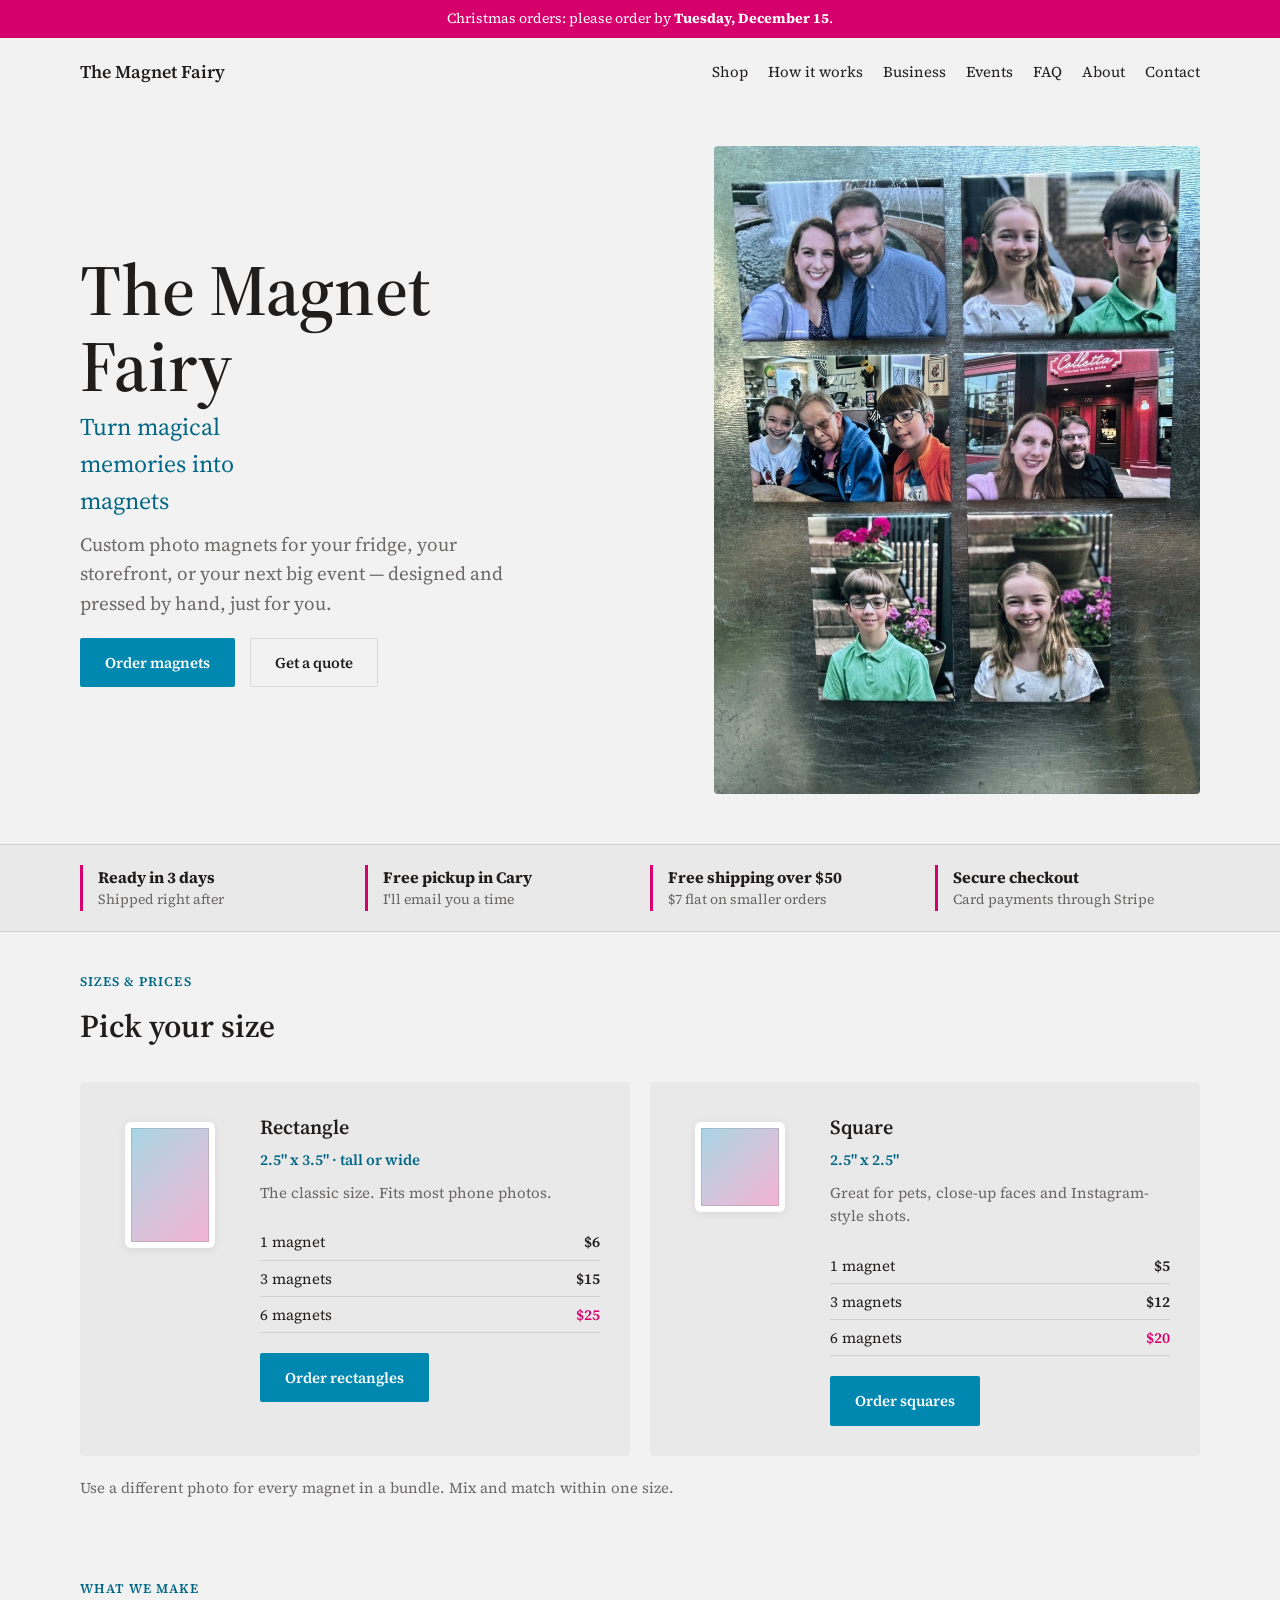
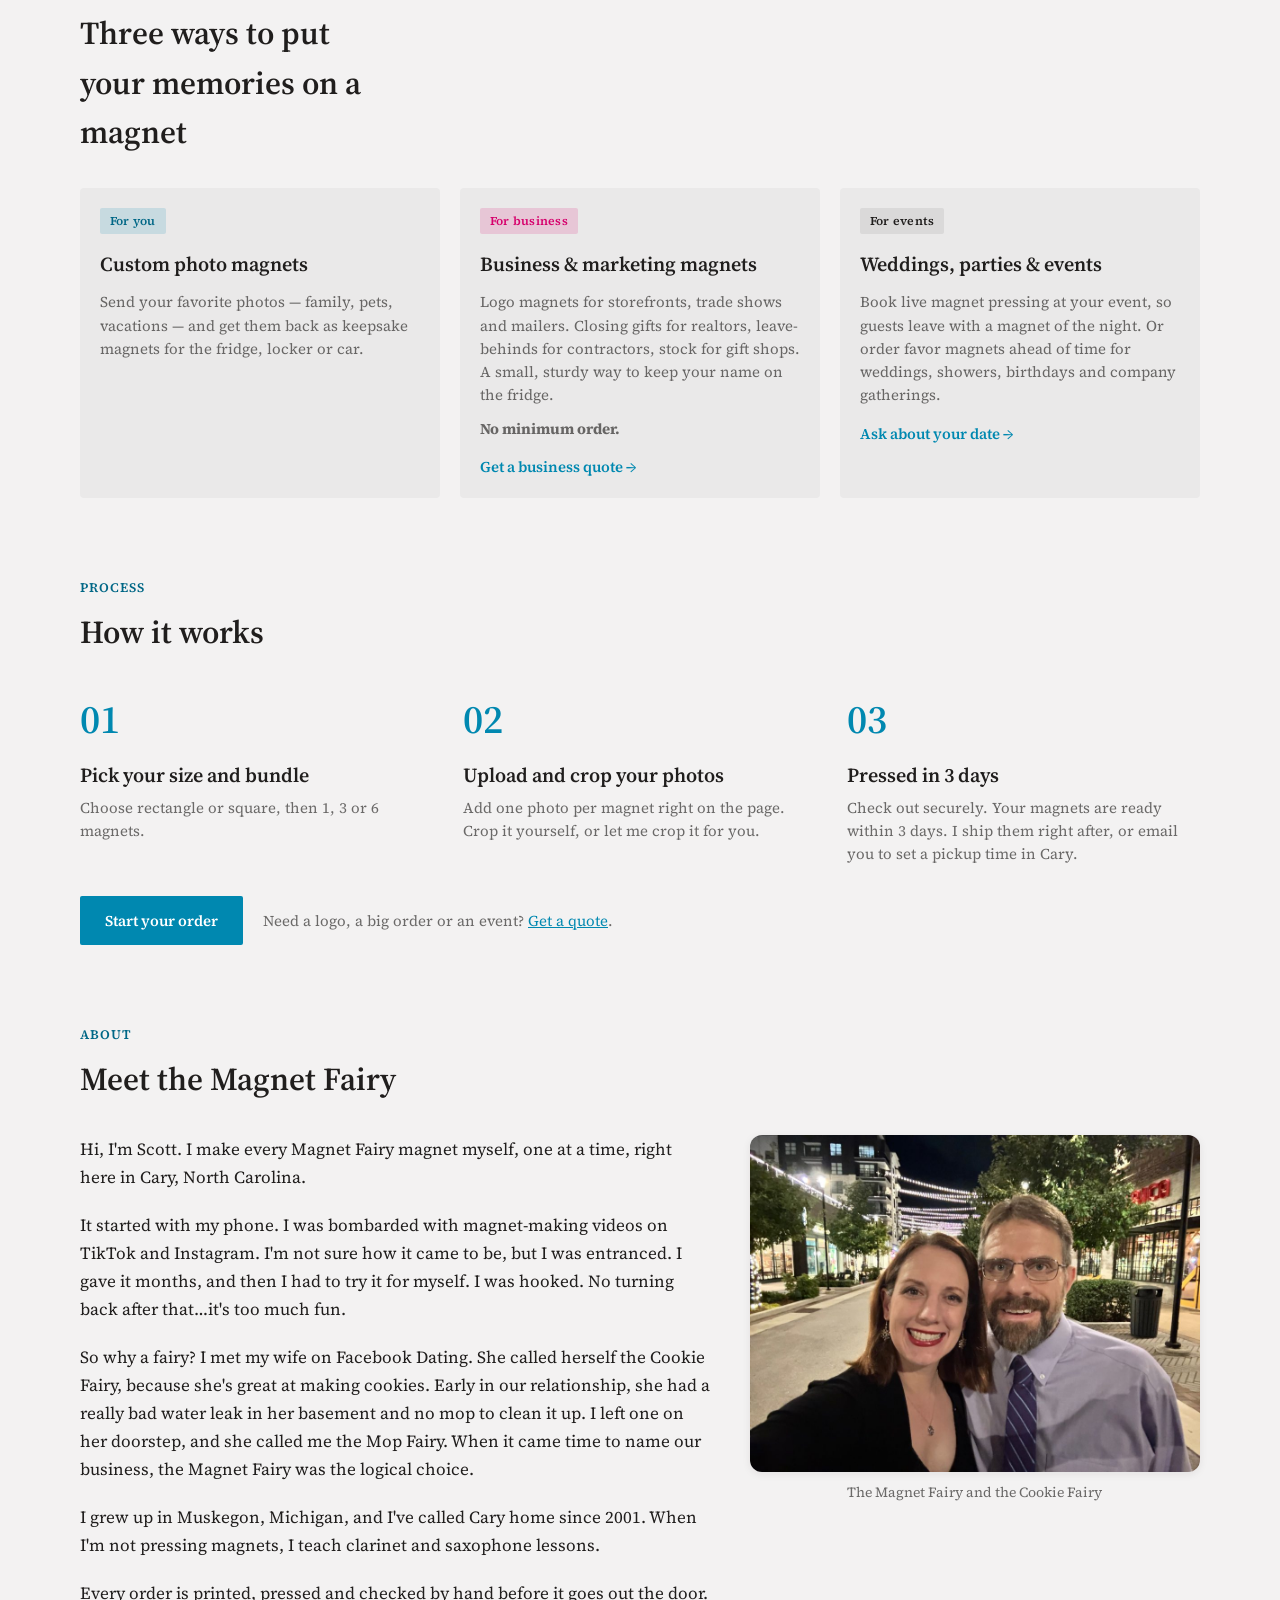
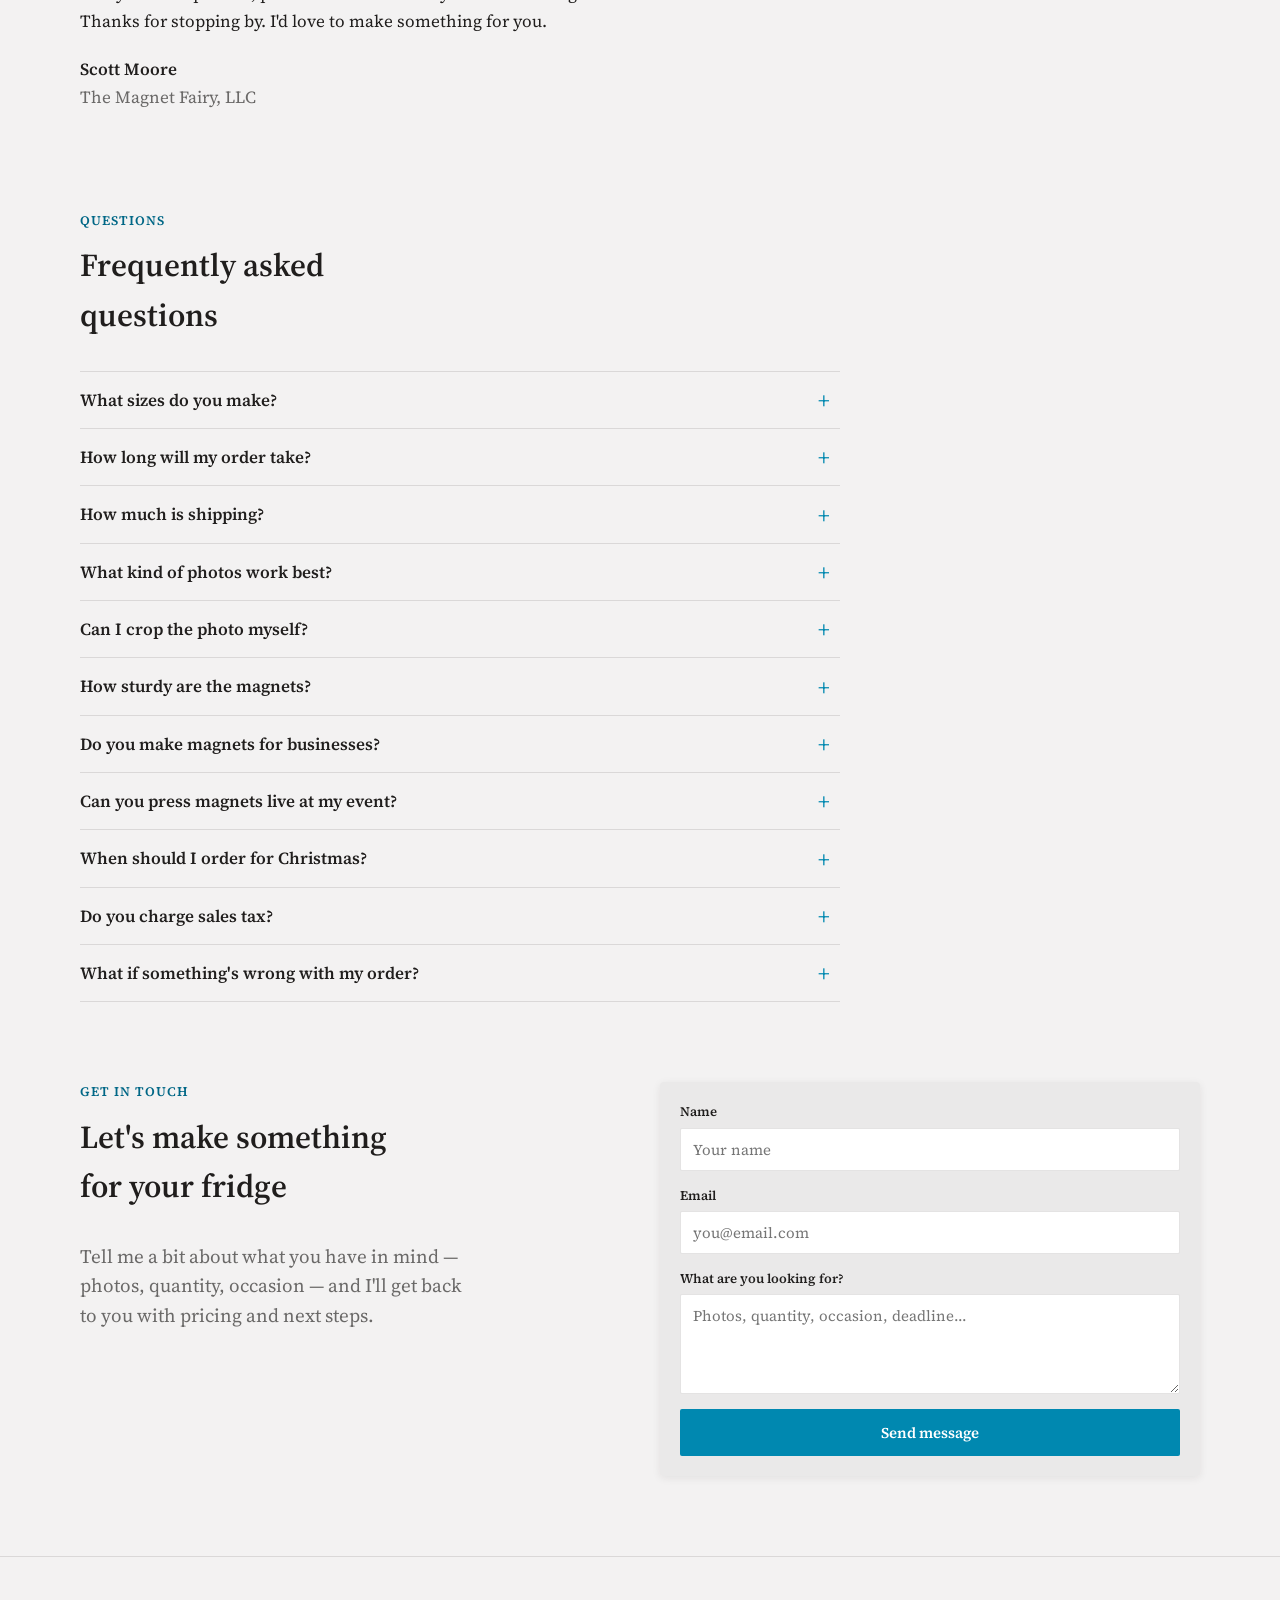
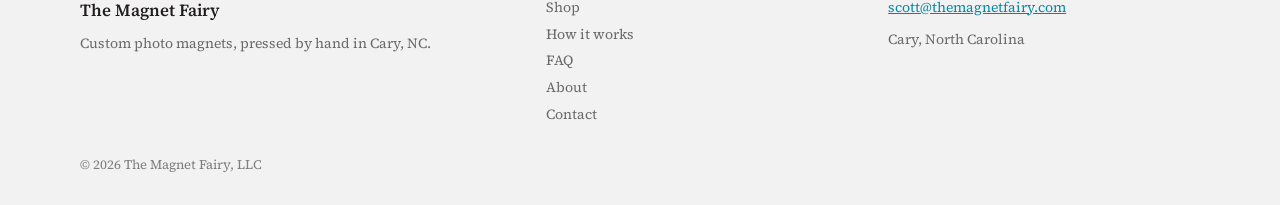
<file: index.html>
<!DOCTYPE html>
<html lang="en">
<head>
<meta charset="UTF-8">
<meta name="viewport" content="width=device-width, initial-scale=1.0">
<title>The Magnet Fairy — Custom Photo Magnets in Cary, NC</title>
<meta name="description" content="Custom photo magnets pressed by hand in Cary, NC. Upload your photos, crop them yourself, and get your magnets in about 3 days. Free local pickup or $7 flat shipping.">

<link rel="preconnect" href="https://fonts.googleapis.com">
<link rel="preconnect" href="https://fonts.gstatic.com" crossorigin>
<link href="https://fonts.googleapis.com/css2?family=Source+Serif+4:ital,opsz,wght@0,8..60,400;0,8..60,600;0,8..60,700;1,8..60,400&display=swap" rel="stylesheet">

<link rel="stylesheet" href="css/styles.css?v=7">
</head>
<body>
<div class="promo-bar" data-until="2026-12-16T00:00:00-05:00" hidden>Christmas orders: please order by <strong>Tuesday, December 15</strong>.</div>

<div class="container">
  <header class="nav">
    <span class="nav-brand">The Magnet Fairy</span>
    <nav class="nav-links">
      <a href="shop/">Shop</a>
      <a href="#how-it-works">How it works</a>
      <a href="#business">Business</a>
      <a href="#events">Events</a>
      <a href="#faq">FAQ</a>
      <a href="#about">About</a>
      <a href="#contact">Contact</a>
    </nav>
  </header>
</div>

<section class="hero">
  <div class="container hero-grid">
    <div class="hero-copy">
      <h1>The Magnet Fairy</h1>
      <p class="tagline">Turn magical memories into magnets</p>
      <p class="lead">Custom photo magnets for your fridge, your storefront, or your next big event — designed and pressed by hand, just for you.</p>
      <div class="hero-actions">
        <a href="shop/" class="btn btn-primary">Order magnets</a>
        <a href="#contact" class="btn btn-secondary">Get a quote</a>
      </div>
    </div>
    <figure class="hero-image">
      <img src="images/hero.jpg" alt="Custom photo magnets on a fridge" class="hero-image-photo">
    </figure>
  </div>
</section>

<section class="perks" aria-label="Why order here">
  <ul class="container perks-list">
    <li><strong>Ready in 3 days</strong><span>Shipped right after</span></li>
    <li><strong>Free pickup in Cary</strong><span>I'll email you a time</span></li>
    <li><strong>Free shipping over $50</strong><span>$7 flat on smaller orders</span></li>
    <li><strong>Secure checkout</strong><span>Card payments through Stripe</span></li>
  </ul>
</section>

<section class="section" id="sizes">
  <div class="container">
    <h6 class="eyebrow">Sizes &amp; prices</h6>
    <h2 class="section-title">Pick your size</h2>
    <div class="sizes">
      <div class="card size-card">
        <div class="size-shape size-shape-rect" aria-hidden="true"></div>
        <div class="size-info">
          <h3 class="card-title">Rectangle</h3>
          <p class="size-dims">2.5" x 3.5" &middot; tall or wide</p>
          <p class="card-body">The classic size. Fits most phone photos.</p>
          <ul class="price-list">
            <li><span>1 magnet</span><span>$6</span></li>
            <li><span>3 magnets</span><span>$15</span></li>
            <li class="price-best"><span>6 magnets</span><span>$25</span></li>
          </ul>
          <a href="shop/" class="btn btn-primary">Order rectangles</a>
        </div>
      </div>
      <div class="card size-card">
        <div class="size-shape size-shape-square" aria-hidden="true"></div>
        <div class="size-info">
          <h3 class="card-title">Square</h3>
          <p class="size-dims">2.5" x 2.5"</p>
          <p class="card-body">Great for pets, close-up faces and Instagram-style shots.</p>
          <ul class="price-list">
            <li><span>1 magnet</span><span>$5</span></li>
            <li><span>3 magnets</span><span>$12</span></li>
            <li class="price-best"><span>6 magnets</span><span>$20</span></li>
          </ul>
          <a href="shop/" class="btn btn-primary">Order squares</a>
        </div>
      </div>
    </div>
    <p class="text-muted sizes-note">Use a different photo for every magnet in a bundle. Mix and match within one size.</p>
  </div>
</section>

<section class="section">
  <div class="container">
    <h6 class="eyebrow">What we make</h6>
    <h2 class="section-title">Three ways to put your memories on a magnet</h2>
    <div class="cards">
      <div class="card">
        <span class="tag tag-accent">For you</span>
        <h3 class="card-title">Custom photo magnets</h3>
        <p class="card-body">Send your favorite photos — family, pets, vacations — and get them back as keepsake magnets for the fridge, locker or car.</p>
      </div>
      <div class="card" id="business">
        <span class="tag tag-accent-2">For business</span>
        <h3 class="card-title">Business &amp; marketing magnets</h3>
        <p class="card-body">Logo magnets for storefronts, trade shows and mailers. Closing gifts for realtors, leave-behinds for contractors, stock for gift shops. A small, sturdy way to keep your name on the fridge.</p>
        <p class="card-body"><strong>No minimum order.</strong></p>
        <a href="#contact" class="card-link">Get a business quote &rarr;</a>
      </div>
      <div class="card" id="events">
        <span class="tag tag-neutral">For events</span>
        <h3 class="card-title">Weddings, parties &amp; events</h3>
        <p class="card-body">Book live magnet pressing at your event, so guests leave with a magnet of the night. Or order favor magnets ahead of time for weddings, showers, birthdays and company gatherings.</p>
        <a href="#contact" class="card-link">Ask about your date &rarr;</a>
      </div>
    </div>
  </div>
</section>

<section class="section" id="how-it-works">
  <div class="container">
    <h6 class="eyebrow">Process</h6>
    <h2 class="section-title">How it works</h2>
    <div class="steps">
      <div class="step">
        <div class="step-num">01</div>
        <h4>Pick your size and bundle</h4>
        <p class="text-muted">Choose rectangle or square, then 1, 3 or 6 magnets.</p>
      </div>
      <div class="step">
        <div class="step-num">02</div>
        <h4>Upload and crop your photos</h4>
        <p class="text-muted">Add one photo per magnet right on the page. Crop it yourself, or let me crop it for you.</p>
      </div>
      <div class="step">
        <div class="step-num">03</div>
        <h4>Pressed in 3 days</h4>
        <p class="text-muted">Check out securely. Your magnets are ready within 3 days. I ship them right after, or email you to set a pickup time in Cary.</p>
      </div>
    </div>
    <div class="steps-cta">
      <a href="shop/" class="btn btn-primary">Start your order</a>
      <p class="text-muted">Need a logo, a big order or an event? <a href="#contact">Get a quote</a>.</p>
    </div>
  </div>
</section>

<section class="section" id="about">
  <div class="container about">
    <h6 class="eyebrow">About</h6>
    <h2 class="section-title">Meet the Magnet Fairy</h2>
    <div class="about-grid">
    <div class="about-body">
      <p>Hi, I'm Scott. I make every Magnet Fairy magnet myself, one at a time, right here in Cary, North Carolina.</p>
      <p>It started with my phone. I was bombarded with magnet-making videos on TikTok and Instagram. I'm not sure how it came to be, but I was entranced. I gave it months, and then I had to try it for myself. I was hooked. No turning back after that&hellip;it's too much fun.</p>
      <p>So why a fairy? I met my wife on Facebook Dating. She called herself the Cookie Fairy, because she's great at making cookies. Early in our relationship, she had a really bad water leak in her basement and no mop to clean it up. I left one on her doorstep, and she called me the Mop Fairy. When it came time to name our business, the Magnet Fairy was the logical choice.</p>
      <p>I grew up in Muskegon, Michigan, and I've called Cary home since 2001. When I'm not pressing magnets, I teach clarinet and saxophone lessons.</p>
      <p>Every order is printed, pressed and checked by hand before it goes out the door. Thanks for stopping by. I'd love to make something for you.</p>
      <p class="about-sign">Scott Moore<br><span>The Magnet Fairy, LLC</span></p>
    </div>
    <figure class="about-photo">
      <img src="images/about.jpg" width="1000" height="750" alt="Scott Moore and his wife smiling together on an evening out" loading="lazy">
      <figcaption>The Magnet Fairy and the Cookie Fairy</figcaption>
    </figure>
    </div>
  </div>
</section>

<section class="section" id="faq">
  <div class="container">
    <h6 class="eyebrow">Questions</h6>
    <h2 class="section-title">Frequently asked questions</h2>
    <div class="faq">
      <details>
        <summary>What sizes do you make?</summary>
        <p>Two sizes. Rectangles are 2.5" x 3.5" and can be tall or wide. Squares are 2.5" x 2.5".</p>
      </details>
      <details>
        <summary>How long will my order take?</summary>
        <p>Your magnets are ready within 3 days of your order. If you chose shipping, I mail them right after by USPS. If you chose pickup, I'll email you to set a time.</p>
      </details>
      <details>
        <summary>How much is shipping?</summary>
        <p>Shipping is free on orders of $50 or more. Smaller orders ship for a flat $7, no matter how many magnets. I ship anywhere in the US. Pickup in Cary, NC is always free.</p>
      </details>
      <details>
        <summary>What kind of photos work best?</summary>
        <p>Clear, well-lit photos in JPEG or PNG format. Upload the original photo from your phone or camera if you can. Screenshots and photos saved from text messages are often too small and can print blurry.</p>
      </details>
      <details>
        <summary>Can I crop the photo myself?</summary>
        <p>Yes. When you upload a photo you can zoom, move and rotate it to fit the magnet. The edge of the photo wraps around the sides, so the shop shows you where to keep faces. If you'd rather not, choose "Let me crop it for you" and I'll do it.</p>
      </details>
      <details>
        <summary>How sturdy are the magnets?</summary>
        <p>Each magnet is pressed by hand on a rigid base, just under 3/16" thick. They're made to hold up on the fridge, a locker or a filing cabinet.</p>
      </details>
      <details>
        <summary>Do you make magnets for businesses?</summary>
        <p>Yes. I make logo and marketing magnets for local businesses, realtors and contractors, with no minimum order. <a href="#contact">Send me a message</a> and I'll get back to you with pricing.</p>
      </details>
      <details>
        <summary>Can you press magnets live at my event?</summary>
        <p>Yes. I can set up and press magnets for your guests on the spot, or make favor magnets ahead of time. <a href="#contact">Tell me your date</a> and what you have in mind.</p>
      </details>
      <details>
        <summary>When should I order for Christmas?</summary>
        <p>Please place Christmas orders by Tuesday, December 15.</p>
      </details>
      <details>
        <summary>Do you charge sales tax?</summary>
        <p>NC sales tax is added at checkout for orders shipped to North Carolina and for Cary pickups.</p>
      </details>
      <details>
        <summary>What if something's wrong with my order?</summary>
        <p>Email me at <a href="mailto:scott@themagnetfairy.com">scott@themagnetfairy.com</a> and I'll work with you to make it right.</p>
      </details>
    </div>
  </div>
</section>

<section class="section" id="contact">
  <div class="container contact-grid">
    <div class="contact-copy">
      <h6 class="eyebrow">Get in touch</h6>
      <h2 class="section-title">Let's make something for your fridge</h2>
      <p class="lead">Tell me a bit about what you have in mind — photos, quantity, occasion — and I'll get back to you with pricing and next steps.</p>
    </div>
    <form class="card contact-form" id="contact-form" action="https://formspree.io/f/xnpallke" method="POST">
      <div class="field">
        <label for="name">Name</label>
        <input class="input" id="name" name="name" type="text" placeholder="Your name" required>
      </div>
      <div class="field">
        <label for="email">Email</label>
        <input class="input" id="email" name="email" type="email" placeholder="you@email.com" required>
      </div>
      <div class="field">
        <label for="message">What are you looking for?</label>
        <textarea class="input" id="message" name="message" placeholder="Photos, quantity, occasion, deadline..." required></textarea>
      </div>
      <button class="btn btn-primary btn-block" type="submit" id="submit-btn">Send message</button>
      <p class="text-muted form-success" id="form-success" hidden>Thanks! I'll be in touch soon.</p>
      <p class="form-error" id="form-error" hidden>Something went wrong sending that — mind trying again, or emailing me directly?</p>
    </form>
  </div>
</section>

<footer class="footer">
  <div class="container footer-grid">
    <div>
      <p class="footer-brand">The Magnet Fairy</p>
      <p>Custom photo magnets, pressed by hand in Cary, NC.</p>
    </div>
    <nav class="footer-links" aria-label="Footer">
      <a href="shop/">Shop</a>
      <a href="#how-it-works">How it works</a>
      <a href="#faq">FAQ</a>
      <a href="#about">About</a>
      <a href="#contact">Contact</a>
    </nav>
    <div>
      <p><a href="mailto:scott@themagnetfairy.com">scott@themagnetfairy.com</a></p>
      <p>Cary, North Carolina</p>
    </div>
  </div>
  <p class="container footer-copy">&copy; 2026 The Magnet Fairy, LLC</p>
</footer>

<script src="js/promo.js?v=1"></script>
<script src="js/main.js"></script>
</body>
</html>
</file>
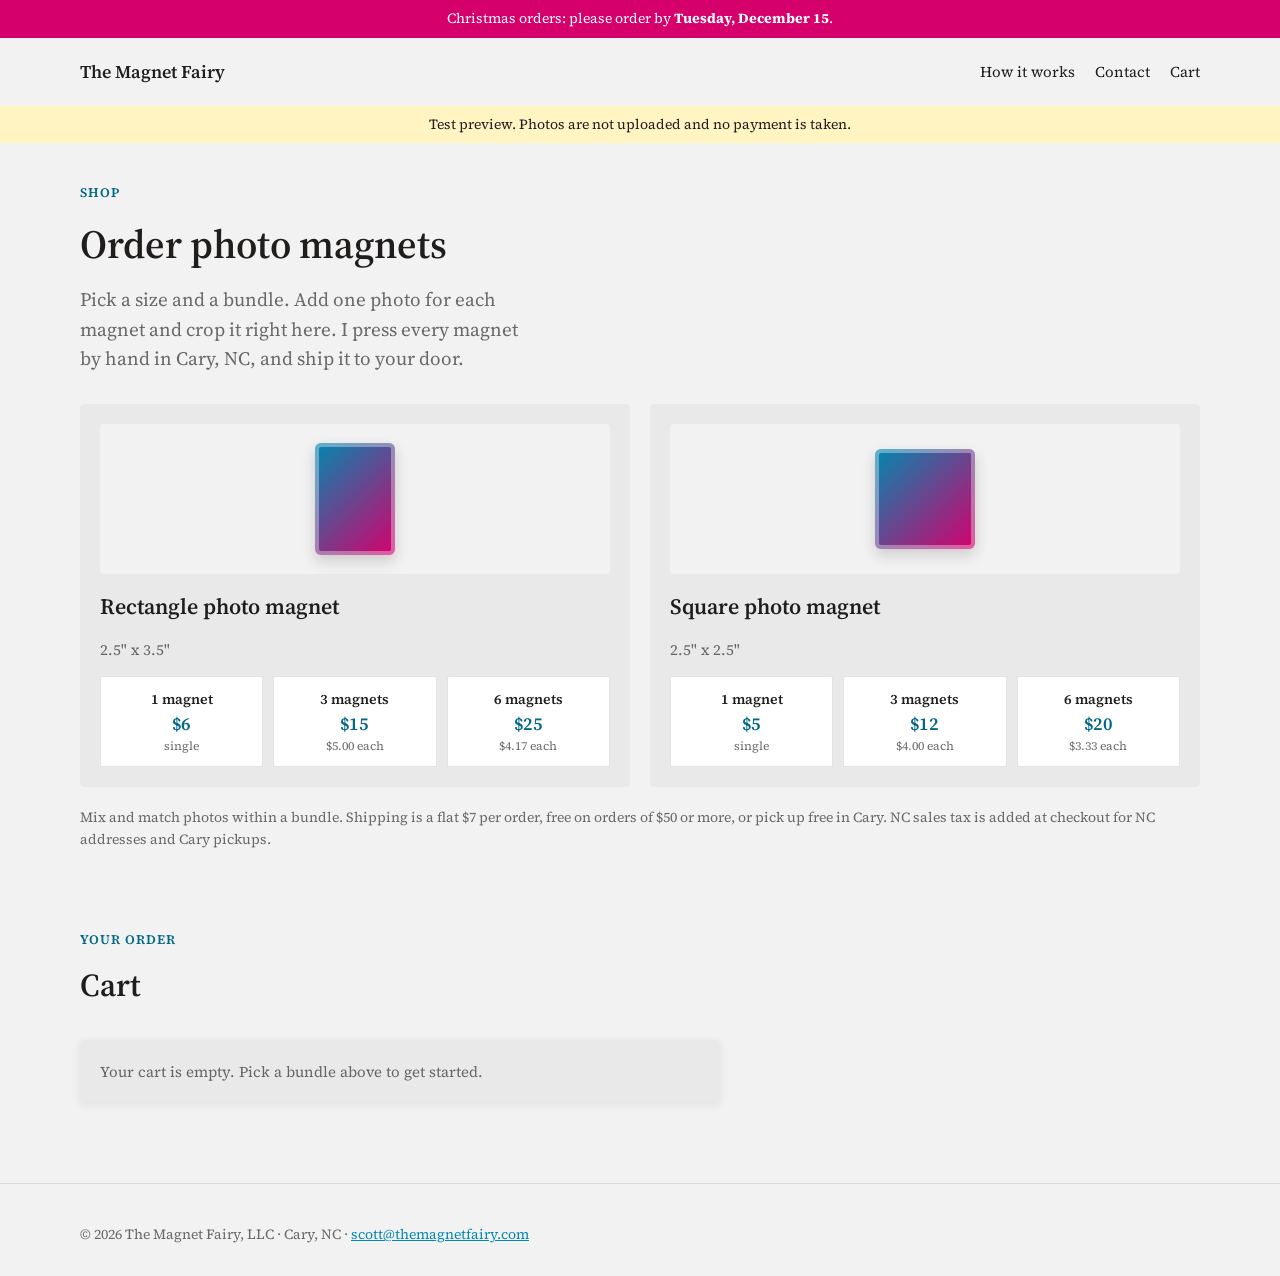
<file: shop/index.html>
<!DOCTYPE html>
<html lang="en">
<head>
<meta charset="UTF-8">
<meta name="viewport" content="width=device-width, initial-scale=1.0">
<title>Shop — The Magnet Fairy</title>
<meta name="description" content="Order custom photo magnets online. Upload your photos, crop them, and we press and ship them to you.">

<link rel="preconnect" href="https://fonts.googleapis.com">
<link rel="preconnect" href="https://fonts.gstatic.com" crossorigin>
<link href="https://fonts.googleapis.com/css2?family=Source+Serif+4:ital,opsz,wght@0,8..60,400;0,8..60,600;0,8..60,700;1,8..60,400&display=swap" rel="stylesheet">

<link rel="stylesheet" href="../css/styles.css?v=7">
<link rel="stylesheet" href="../css/vendor/cropper.min.css">
<link rel="stylesheet" href="../css/shop.css?v=5">
</head>
<body>
<div class="promo-bar" data-until="2026-12-16T00:00:00-05:00" hidden>Christmas orders: please order by <strong>Tuesday, December 15</strong>.</div>

<div class="container">
  <header class="nav">
    <a class="nav-brand nav-home" href="../">The Magnet Fairy</a>
    <nav class="nav-links">
      <a href="../#how-it-works">How it works</a>
      <a href="../#contact">Contact</a>
      <a href="#cart" class="cart-link" id="cart-link">Cart <span class="cart-count" id="cart-count" hidden>0</span></a>
    </nav>
  </header>
</div>

<div class="demo-banner" id="demo-banner" hidden>
  Test preview. Photos are not uploaded and no payment is taken.
</div>

<main>
  <section class="section shop-intro">
    <div class="container">
      <h6 class="eyebrow">Shop</h6>
      <h1 class="section-title shop-title">Order photo magnets</h1>
      <p class="lead">Pick a size and a bundle. Add one photo for each magnet and crop it right here. I press every magnet by hand in Cary, NC, and ship it to your door.</p>
    </div>
  </section>

  <section class="section shop-products-section">
    <div class="container">
      <div class="products" id="products">
        <p class="text-muted">Loading magnets…</p>
      </div>
      <p class="text-muted shop-note">Mix and match photos within a bundle. Shipping is a flat <span data-shipping>$7</span> per order, free on orders of $50 or more, or pick up free in Cary. NC sales tax is added at checkout for NC addresses and Cary pickups.</p>
    </div>
  </section>

  <section class="section cart-section" id="cart">
    <div class="container">
      <h6 class="eyebrow">Your order</h6>
      <h2 class="section-title">Cart</h2>
      <div class="cart card" id="cart-box">
        <div id="cart-items"></div>
        <div class="cart-empty text-muted" id="cart-empty">Your cart is empty. Pick a bundle above to get started.</div>
        <div class="cart-summary" id="cart-summary" hidden>
          <div class="cart-row"><span>Magnets</span><span id="cart-subtotal">$0.00</span></div>
          <fieldset class="cart-delivery">
            <legend>How do you want your magnets?</legend>
            <label class="delivery-option"><input type="radio" name="delivery" value="ship" checked> <span>Ship to me</span><span class="delivery-price" data-shipping>$7</span></label>
            <label class="delivery-option"><input type="radio" name="delivery" value="pickup"> <span>Free pickup in Cary, NC</span><span class="delivery-price">Free</span></label>
            <p class="text-muted cart-tax-note" id="free-ship-note" hidden></p>
            <p class="text-muted cart-tax-note" id="pickup-note" hidden>I'll email you when your magnets are ready to set a pickup time.</p>
          </fieldset>
          <div class="cart-row"><span id="cart-shipping-label">Shipping</span><span id="cart-shipping">$7.00</span></div>
          <div class="cart-row text-muted cart-tax-note"><span>NC sales tax</span><span>at checkout</span></div>
          <div class="cart-row cart-total"><span>Total before tax</span><span id="cart-total">$0.00</span></div>
          <button class="btn btn-primary btn-block" type="button" id="checkout-btn">Check out securely</button>
          <p class="form-error" id="checkout-error" hidden></p>
          <p class="text-muted cart-secure">Payment is handled by Stripe. I never see your card number.</p>
        </div>
      </div>
    </div>
  </section>
</main>

<footer class="footer">
  <p class="container">&copy; 2026 The Magnet Fairy, LLC · Cary, NC · <a href="mailto:scott@themagnetfairy.com">scott@themagnetfairy.com</a></p>
</footer>

<!-- Bundle builder: one photo slot per magnet -->
<div class="sheet" id="builder" hidden role="dialog" aria-modal="true" aria-labelledby="builder-title">
  <div class="sheet-panel">
    <div class="sheet-head">
      <div>
        <h2 class="sheet-title" id="builder-title">Add your photos</h2>
        <p class="text-muted sheet-sub" id="builder-sub"></p>
      </div>
      <button class="icon-btn" type="button" id="builder-close" aria-label="Close">&times;</button>
    </div>
    <div class="slots" id="slots"></div>
    <p class="text-muted builder-hint">Tap a square to choose a photo. Full-size photos give the sharpest magnets.</p>
    <div class="sheet-foot">
      <span class="builder-price" id="builder-price"></span>
      <button class="btn btn-primary" type="button" id="builder-add" disabled>Add to cart</button>
    </div>
  </div>
</div>

<!-- Crop editor -->
<div class="sheet sheet-crop" id="cropper" hidden role="dialog" aria-modal="true" aria-labelledby="crop-title">
  <div class="sheet-panel">
    <div class="sheet-head">
      <div>
        <h2 class="sheet-title" id="crop-title">Crop your photo</h2>
        <p class="text-muted sheet-sub">Drag the photo to move it. Pinch or use + and − to zoom. Everything inside the dashed line shows on the front. The pink band wraps around the edge.</p>
      </div>
      <button class="icon-btn" type="button" id="crop-cancel" aria-label="Cancel">&times;</button>
    </div>
    <div class="crop-stage"><img id="crop-img" alt="Photo to crop"></div>
    <p class="crop-warning" id="crop-warning" hidden>This photo is small for this size, so the magnet may look a little soft. A larger original will print sharper.</p>
    <div class="crop-tools">
      <div class="orient" id="orient" role="group" aria-label="Orientation">
        <button type="button" class="chip" data-orient="portrait">Tall</button>
        <button type="button" class="chip" data-orient="landscape">Wide</button>
      </div>
      <div class="orient" role="group" aria-label="Zoom and rotate">
        <button type="button" class="chip zoom-btn" id="zoom-out" aria-label="Zoom out">&minus;</button>
        <button type="button" class="chip zoom-btn" id="zoom-in" aria-label="Zoom in">+</button>
        <button type="button" class="chip" id="crop-rotate">Rotate</button>
      </div>
    </div>
    <p class="crop-help">Can't get it quite right? <button type="button" class="link-btn" id="crop-skip">Let me crop it for you</button></p>
    <div class="sheet-foot">
      <button class="btn btn-secondary" type="button" id="crop-replace">Choose a different photo</button>
      <button class="btn btn-primary" type="button" id="crop-done">Use this crop</button>
    </div>
  </div>
</div>

<input type="file" id="file-input" accept="image/jpeg,image/png" hidden>

<script src="../js/vendor/cropper.min.js"></script>
<script src="../js/promo.js?v=1"></script>
<script src="../js/shop.js?v=6"></script>
</body>
</html>
</file>
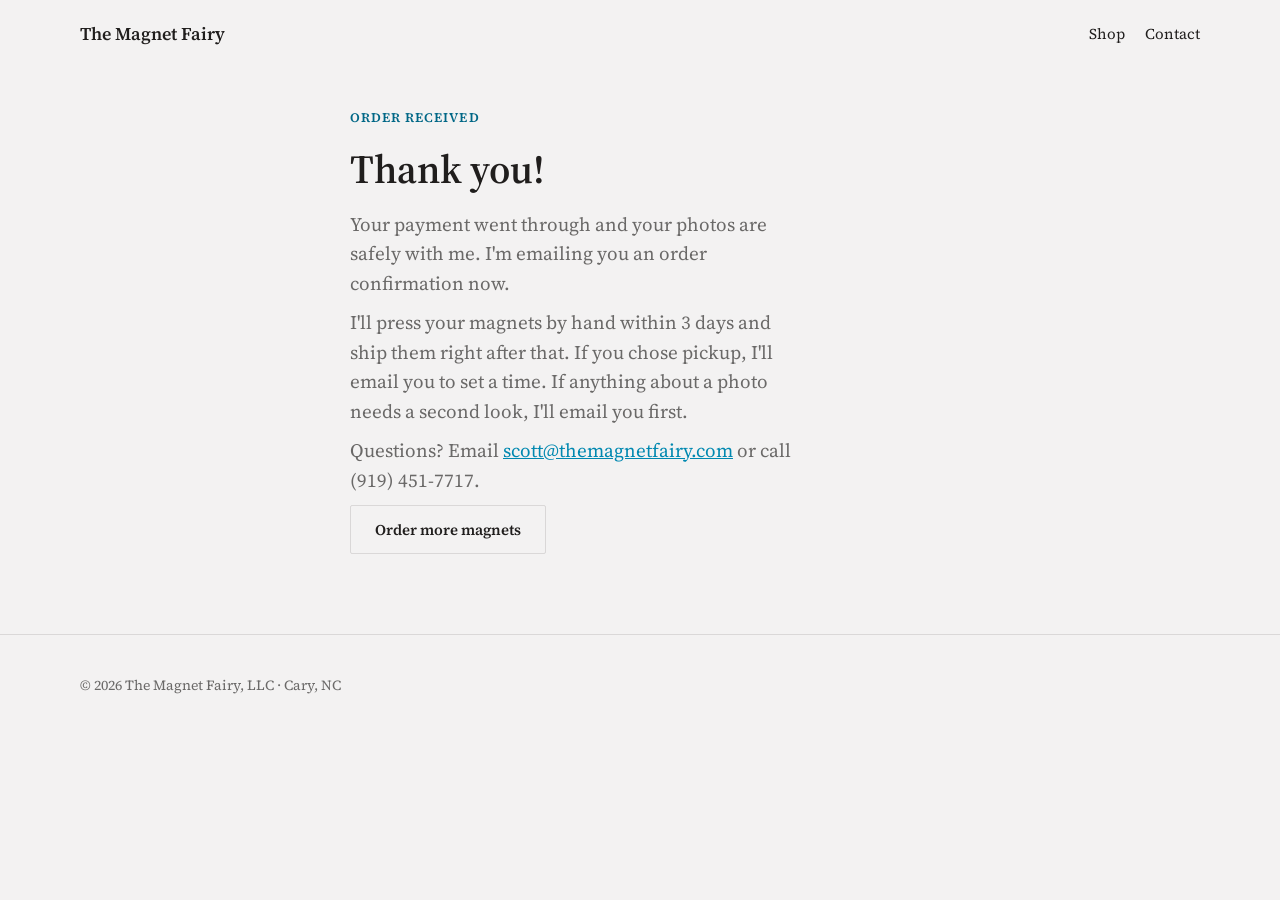
<file: shop/thanks.html>
<!DOCTYPE html>
<html lang="en">
<head>
<meta charset="UTF-8">
<meta name="viewport" content="width=device-width, initial-scale=1.0">
<title>Thank you — The Magnet Fairy</title>
<meta name="robots" content="noindex">
<link rel="preconnect" href="https://fonts.googleapis.com">
<link rel="preconnect" href="https://fonts.gstatic.com" crossorigin>
<link href="https://fonts.googleapis.com/css2?family=Source+Serif+4:ital,opsz,wght@0,8..60,400;0,8..60,600;0,8..60,700;1,8..60,400&display=swap" rel="stylesheet">
<link rel="stylesheet" href="../css/styles.css?v=7">
<link rel="stylesheet" href="../css/shop.css?v=4">
</head>
<body>
<div class="container">
  <header class="nav">
    <a class="nav-brand nav-home" href="../">The Magnet Fairy</a>
    <nav class="nav-links">
      <a href="./">Shop</a>
      <a href="../#contact">Contact</a>
    </nav>
  </header>
</div>

<main class="section">
  <div class="container thanks">
    <h6 class="eyebrow">Order received</h6>
    <h1 class="section-title shop-title">Thank you!</h1>
    <p class="lead">Your payment went through and your photos are safely with me. I'm emailing you an order confirmation now.</p>
    <p class="lead" id="order-line" hidden>Your order number is <strong id="order-number"></strong>.</p>
    <p class="lead">I'll press your magnets by hand within 3 days and ship them right after that. If you chose pickup, I'll email you to set a time. If anything about a photo needs a second look, I'll email you first.</p>
    <p class="lead">Questions? Email <a href="mailto:scott@themagnetfairy.com">scott@themagnetfairy.com</a> or call (919) 451-7717.</p>
    <p><a class="btn btn-secondary" href="./">Order more magnets</a></p>
  </div>
</main>

<footer class="footer"><p class="container">&copy; 2026 The Magnet Fairy, LLC · Cary, NC</p></footer>

<script>
  // Show the order number and empty the cart. Order number = last 6 of the cart id.
  (function () {
    var id = null;
    try {
      var last = JSON.parse(window.localStorage.getItem("mf_last_order_v1"));
      if (last && last.id) id = last.id;
      window.localStorage.removeItem("mf_cart_v1");
    } catch (e) { /* storage unavailable */ }
    if (id) {
      document.getElementById("order-number").textContent = "#" + id.slice(-6).toUpperCase();
      document.getElementById("order-line").hidden = false;
    }
  })();
</script>
</body>
</html>
</file>
<file: css/styles.css>
/* ---------------------------------------------
   The Magnet Fairy — design tokens
--------------------------------------------- */
:root {
  --color-bg: #f3f2f2;
  --color-surface: #eae9e9;
  --color-text: #201e1d;
  --color-accent: #0088b0;
  --color-accent-700: #006786;
  --color-accent-2: #d6006c;

  --color-text-muted: rgba(32, 30, 29, 0.65);
  --color-text-muted-light: rgba(32, 30, 29, 0.55);
  --color-border: rgba(32, 30, 29, 0.12);

  --font-body: "Source Serif 4", system-ui, sans-serif;
  --font-heading: "Source Serif 4", system-ui, sans-serif;

  --max-width: 1180px;
  --space-1: 5px;
  --space-2: 10px;
  --space-3: 15px;
  --space-4: 20px;
  --space-6: 30px;
  --space-8: 40px;

  --radius-sm: 2px;
  --radius-lg: 4px;

  --shadow-sm: 0 2px 8px rgba(32, 30, 29, 0.08);
}

* {
  box-sizing: border-box;
}

html {
  scroll-behavior: smooth;
}

body {
  margin: 0;
  background: var(--color-bg);
  color: var(--color-text);
  font-family: var(--font-body);
  font-size: 15px;
  line-height: 1.55;
}

::selection {
  background: color-mix(in srgb, var(--color-accent) 30%, transparent);
}

.container {
  max-width: var(--max-width);
  margin: 0 auto;
  padding: 0 var(--space-6);
}

h1, h2, h3, h4, h5, h6 {
  font-family: var(--font-heading);
  font-weight: 600;
  margin: 0;
}

p {
  margin: var(--space-2) 0 0;
}

a {
  color: var(--color-accent);
}

/* ---------------------------------------------
   Promo bar
--------------------------------------------- */
.promo-bar {
  background: var(--color-accent-2);
  color: #fff;
  text-align: center;
  font-size: 14px;
  padding: 8px var(--space-4);
}

.promo-bar[hidden] {
  display: none;
}

/* ---------------------------------------------
   Nav
--------------------------------------------- */
.nav {
  display: flex;
  align-items: center;
  justify-content: space-between;
  padding: var(--space-4) 0;
}

.nav-brand {
  font-weight: 600;
  font-size: 18px;
}

.nav-links {
  display: flex;
  flex-wrap: wrap;
  gap: var(--space-2) var(--space-4);
}

.nav-links a {
  color: var(--color-text);
  text-decoration: none;
  font-size: 15px;
}

.nav-links a:hover {
  color: var(--color-accent);
}

/* ---------------------------------------------
   Hero
--------------------------------------------- */
.hero {
  padding: var(--space-8) 0 var(--space-6);
}

.hero-grid {
  display: grid;
  grid-template-columns: 1.1fr 0.9fr;
  gap: var(--space-8);
  align-items: center;
}

.hero-copy h1 {
  font-size: 72px;
  max-width: 11ch;
  line-height: 1.05;
}

.tagline {
  font-size: 24px;
  font-family: var(--font-heading);
  max-width: 14ch;
  color: var(--color-accent-700);
  margin-top: var(--space-1);
}

.lead {
  font-size: 19px;
  max-width: 46ch;
  color: var(--color-text-muted);
}

.hero-actions {
  display: flex;
  gap: var(--space-3);
  margin-top: var(--space-4);
  flex-wrap: wrap;
}

.hero-image {
  aspect-ratio: 3 / 4;
  border-radius: var(--radius-lg);
  overflow: hidden;
  background: var(--color-surface);
  margin: 0;
  display: flex;
  align-items: center;
  justify-content: center;
}

.hero-image-placeholder {
  color: var(--color-text-muted-light);
  font-size: 14px;
  text-align: center;
  padding: var(--space-4);
}

.hero-image-photo {
  width: 100%;
  height: 100%;
  object-fit: cover;
  display: block;
}

/* ---------------------------------------------
   Buttons
--------------------------------------------- */
.btn {
  display: inline-block;
  font-family: var(--font-body);
  font-size: 15px;
  font-weight: 600;
  text-decoration: none;
  padding: 12px 24px;
  border-radius: var(--radius-sm);
  border: 1px solid transparent;
  cursor: pointer;
  text-align: center;
  transition: background-color 0.15s ease, border-color 0.15s ease;
}

.btn-primary {
  background: var(--color-accent);
  color: #fff;
}

.btn-primary:hover {
  background: var(--color-accent-700);
}

.btn-secondary {
  background: transparent;
  color: var(--color-text);
  border-color: var(--color-border);
}

.btn-secondary:hover {
  background: rgba(32, 30, 29, 0.05);
}

.btn-block {
  display: block;
  width: 100%;
}

/* ---------------------------------------------
   Sections / headings
--------------------------------------------- */
.section {
  padding: var(--space-8) 0;
}

.eyebrow {
  color: var(--color-accent-700);
  font-size: 13px;
  text-transform: uppercase;
  letter-spacing: 0.08em;
  font-weight: 600;
}

.section-title {
  font-size: 32px;
  max-width: 20ch;
  margin-top: var(--space-2);
  margin-bottom: var(--space-6);
}

.text-muted {
  color: var(--color-text-muted);
}

/* ---------------------------------------------
   Cards / What we make
--------------------------------------------- */
.cards {
  display: grid;
  grid-template-columns: repeat(3, 1fr);
  gap: var(--space-4);
}

.card {
  background: var(--color-surface);
  border-radius: var(--radius-lg);
  padding: var(--space-4);
}

.card-title {
  font-size: 20px;
  margin-top: var(--space-3);
}

.card-body {
  color: var(--color-text-muted);
  margin-top: var(--space-2);
}

.tag {
  display: inline-block;
  font-size: 12px;
  font-weight: 600;
  letter-spacing: 0.02em;
  padding: 4px 10px;
  border-radius: var(--radius-sm);
}

.tag-accent {
  background: color-mix(in srgb, var(--color-accent) 15%, transparent);
  color: var(--color-accent-700);
}

.tag-accent-2 {
  background: color-mix(in srgb, var(--color-accent-2) 15%, transparent);
  color: var(--color-accent-2);
}

.tag-neutral {
  background: rgba(32, 30, 29, 0.08);
  color: var(--color-text);
}

/* ---------------------------------------------
   How it works
--------------------------------------------- */
.steps {
  display: grid;
  grid-template-columns: repeat(3, 1fr);
  gap: var(--space-6);
}

.step-num {
  font-size: 40px;
  font-family: var(--font-heading);
  font-weight: 600;
  color: var(--color-accent);
}

.step h4 {
  font-size: 20px;
  margin-top: var(--space-2);
}

.step p {
  margin-top: var(--space-1);
}

/* ---------------------------------------------
   Contact
--------------------------------------------- */
.contact-grid {
  display: grid;
  grid-template-columns: 1fr 1fr;
  gap: var(--space-8);
}

.contact-copy .lead {
  max-width: 40ch;
}

.contact-form {
  display: flex;
  flex-direction: column;
  gap: var(--space-3);
  box-shadow: var(--shadow-sm);
}

.field {
  display: flex;
  flex-direction: column;
  gap: var(--space-1);
}

.field label {
  font-size: 13px;
  font-weight: 600;
}

.input {
  font-family: var(--font-body);
  font-size: 15px;
  padding: 10px 12px;
  border: 1px solid var(--color-border);
  border-radius: var(--radius-sm);
  background: #fff;
  color: var(--color-text);
}

textarea.input {
  min-height: 100px;
  resize: vertical;
}

.input:focus {
  outline: 2px solid var(--color-accent);
  outline-offset: 1px;
}

.form-success {
  margin: 0;
}

.form-error {
  margin: 0;
  color: var(--color-accent-2);
  font-size: 14px;
}

/* ---------------------------------------------
   Footer
--------------------------------------------- */
.footer {
  margin-top: var(--space-8);
  padding: var(--space-8) 0 var(--space-6);
  border-top: 1px solid var(--color-border);
  color: var(--color-text-muted);
  font-size: 14px;
}

.footer-grid {
  display: grid;
  grid-template-columns: 1.4fr 1fr 1fr;
  gap: var(--space-6);
}

.footer-grid p:first-child {
  margin-top: 0;
}

.footer-brand {
  font-weight: 600;
  font-size: 17px;
  color: var(--color-text);
}

.footer-links {
  display: flex;
  flex-direction: column;
  gap: var(--space-1);
}

.footer-links a {
  color: var(--color-text-muted);
  text-decoration: none;
}

.footer-links a:hover {
  color: var(--color-accent);
}

.footer-copy {
  margin-top: var(--space-6);
  font-size: 13px;
  color: var(--color-text-muted-light);
}

/* ---------------------------------------------
   Perks strip
--------------------------------------------- */
.perks {
  background: var(--color-surface);
  border-top: 1px solid var(--color-border);
  border-bottom: 1px solid var(--color-border);
  margin-top: var(--space-4);
}

.perks-list {
  list-style: none;
  margin: 0 auto;
  display: grid;
  grid-template-columns: repeat(4, 1fr);
  gap: var(--space-4);
  padding-top: var(--space-4);
  padding-bottom: var(--space-4);
}

.perks-list li {
  display: flex;
  flex-direction: column;
  border-left: 3px solid var(--color-accent-2);
  padding-left: var(--space-3);
}

.perks-list strong {
  font-size: 16px;
}

.perks-list span {
  font-size: 14px;
  color: var(--color-text-muted);
}

/* ---------------------------------------------
   Sizes & prices
--------------------------------------------- */
.sizes {
  display: grid;
  grid-template-columns: 1fr 1fr;
  gap: var(--space-4);
}

.size-card {
  display: grid;
  grid-template-columns: 120px 1fr;
  gap: var(--space-6);
  align-items: start;
  padding: var(--space-6);
}

.size-shape {
  justify-self: center;
  margin-top: var(--space-2);
  background: #fff;
  border: 6px solid #fff;
  border-radius: 6px;
  box-shadow: var(--shadow-sm), inset 0 0 0 1px var(--color-border);
  background-image: linear-gradient(135deg, color-mix(in srgb, var(--color-accent) 35%, #fff), color-mix(in srgb, var(--color-accent-2) 30%, #fff));
}

.size-shape-rect {
  width: 90px;
  height: 126px;
}

.size-shape-square {
  width: 90px;
  height: 90px;
}

.size-info .card-title {
  margin-top: 0;
}

.size-dims {
  margin-top: var(--space-1);
  font-weight: 600;
  color: var(--color-accent-700);
}

.price-list {
  list-style: none;
  padding: 0;
  margin: var(--space-4) 0;
}

.price-list li {
  display: flex;
  justify-content: space-between;
  padding: 6px 0;
  border-bottom: 1px solid var(--color-border);
}

.price-list li span:last-child {
  font-weight: 600;
}

.price-best span:last-child {
  color: var(--color-accent-2);
}

.sizes-note {
  margin-top: var(--space-4);
}

.card-link {
  display: inline-block;
  margin-top: var(--space-3);
  font-weight: 600;
  text-decoration: none;
}

.card-link:hover {
  text-decoration: underline;
}

.steps-cta {
  margin-top: var(--space-6);
  display: flex;
  align-items: center;
  gap: var(--space-4);
  flex-wrap: wrap;
}

.steps-cta p {
  margin: 0;
}

/* ---------------------------------------------
   About
--------------------------------------------- */
.about-grid {
  display: grid;
  grid-template-columns: minmax(0, 1.4fr) minmax(0, 1fr);
  gap: var(--space-8);
  align-items: start;
}

.about-photo {
  margin: 0;
}

.about-photo img {
  display: block;
  width: 100%;
  height: auto;
  border-radius: 12px;
  box-shadow: var(--shadow-sm);
}

.about-photo figcaption {
  margin-top: var(--space-2);
  font-size: 14px;
  color: var(--color-text-muted);
  text-align: center;
}

.about-body {
  max-width: 680px;
  font-size: 17px;
  line-height: 1.65;
}

.about-body p {
  margin: 0 0 var(--space-4);
}

.about-sign {
  font-weight: 600;
}

.about-sign span {
  font-weight: 400;
  color: var(--color-text-muted);
}

/* ---------------------------------------------
   FAQ
--------------------------------------------- */
.faq {
  max-width: 760px;
  border-top: 1px solid var(--color-border);
}

.faq details {
  border-bottom: 1px solid var(--color-border);
}

.faq summary {
  cursor: pointer;
  list-style: none;
  padding: var(--space-3) var(--space-8) var(--space-3) 0;
  font-size: 17px;
  font-weight: 600;
  position: relative;
}

.faq summary::-webkit-details-marker {
  display: none;
}

.faq summary::after {
  content: "+";
  position: absolute;
  right: var(--space-2);
  top: 50%;
  transform: translateY(-50%);
  font-size: 22px;
  font-weight: 400;
  color: var(--color-accent);
}

.faq details[open] summary::after {
  content: "\2212";
}

.faq summary:focus-visible {
  outline: 2px solid var(--color-accent);
  outline-offset: 2px;
}

.faq details p {
  margin: 0 0 var(--space-4);
  color: var(--color-text-muted);
  max-width: 65ch;
}

/* ---------------------------------------------
   Responsive
--------------------------------------------- */
@media (max-width: 768px) {
  .hero-grid {
    grid-template-columns: 1fr;
  }

  .hero-image {
    order: -1;
    aspect-ratio: 16 / 10;
  }

  .hero-copy h1 {
    font-size: 48px;
    max-width: none;
  }

  .tagline {
    max-width: none;
  }

  .cards,
  .steps,
  .sizes,
  .footer-grid,
  .about-grid {
    grid-template-columns: 1fr;
  }

  .perks-list {
    grid-template-columns: 1fr 1fr;
  }

  .size-card {
    grid-template-columns: 80px 1fr;
    gap: var(--space-4);
    padding: var(--space-4);
  }

  .size-shape-rect {
    width: 64px;
    height: 90px;
  }

  .size-shape-square {
    width: 64px;
    height: 64px;
  }

  .contact-grid {
    grid-template-columns: 1fr;
  }

  .nav {
    flex-wrap: wrap;
    gap: var(--space-2);
  }
}
</file>
<file: css/shop.css>
/* ---------------------------------------------
   The Magnet Fairy — shop styles
   Uses the design tokens from styles.css
--------------------------------------------- */
[hidden] {
  display: none !important;
}

.nav-home {
  color: var(--color-text);
  text-decoration: none;
}

.cart-count {
  display: inline-block;
  min-width: 20px;
  padding: 0 6px;
  margin-left: 2px;
  border-radius: 10px;
  background: var(--color-accent-2);
  color: #fff;
  font-size: 12px;
  font-weight: 600;
  text-align: center;
  line-height: 20px;
}

.demo-banner {
  background: #fff4c2;
  color: var(--color-text);
  text-align: center;
  font-size: 14px;
  padding: 8px var(--space-4);
}

.shop-intro {
  padding-bottom: 0;
}

.shop-title {
  font-size: 40px;
  margin-bottom: var(--space-2);
}

.shop-products-section {
  padding-top: var(--space-6);
}

.shop-note {
  margin-top: var(--space-4);
  font-size: 14px;
}

/* Products */
.products {
  display: grid;
  grid-template-columns: repeat(2, 1fr);
  gap: var(--space-4);
}

.product {
  display: flex;
  flex-direction: column;
  gap: var(--space-3);
  background: var(--color-surface);
  border-radius: var(--radius-lg);
  padding: var(--space-4);
}

.product-visual {
  display: flex;
  align-items: center;
  justify-content: center;
  height: 150px;
  background: var(--color-bg);
  border-radius: var(--radius-lg);
}

.product-shape {
  background: linear-gradient(135deg, var(--color-accent) 0%, var(--color-accent-2) 100%);
  border-radius: 6px;
  box-shadow: 0 6px 14px rgba(32, 30, 29, 0.18), inset 0 0 0 4px rgba(255, 255, 255, 0.35);
}

.product-shape.rectangle { width: 80px; height: 112px; }
.product-shape.square { width: 100px; height: 100px; }

.product h3 {
  font-size: 22px;
}

.product-dims {
  margin: 0;
  color: var(--color-text-muted);
}

.packs {
  display: grid;
  grid-template-columns: repeat(3, 1fr);
  gap: var(--space-2);
}

.pack {
  display: flex;
  flex-direction: column;
  align-items: center;
  gap: 2px;
  padding: 12px 6px;
  font-family: var(--font-body);
  color: var(--color-text);
  background: #fff;
  border: 1px solid var(--color-border);
  border-radius: var(--radius-sm);
  cursor: pointer;
  min-height: 44px;
}

.pack:hover,
.pack:focus-visible {
  border-color: var(--color-accent);
  outline: none;
}

.pack-count {
  font-size: 14px;
  font-weight: 600;
}

.pack-price {
  font-size: 18px;
  color: var(--color-accent-700);
  font-weight: 600;
}

.pack-each {
  font-size: 12px;
  color: var(--color-text-muted);
}

/* Cart */
.cart {
  max-width: 640px;
  box-shadow: var(--shadow-sm);
}

.cart-item {
  display: grid;
  grid-template-columns: 1fr auto;
  gap: var(--space-2);
  padding: var(--space-3) 0;
  border-bottom: 1px solid var(--color-border);
}

.cart-item:first-child {
  padding-top: 0;
}

.cart-item-title {
  font-weight: 600;
}

.cart-thumbs {
  display: flex;
  flex-wrap: wrap;
  gap: 6px;
  margin-top: var(--space-2);
  grid-column: 1 / -1;
}

.cart-thumbs img {
  height: 56px;
  border-radius: 3px;
  box-shadow: var(--shadow-sm);
  background: #fff;
}

.cart-item-side {
  display: flex;
  flex-direction: column;
  align-items: flex-end;
  gap: 4px;
}

.link-btn {
  background: none;
  border: 0;
  padding: 4px 0;
  font-family: var(--font-body);
  font-size: 14px;
  color: var(--color-accent-700);
  text-decoration: underline;
  cursor: pointer;
}

.cart-summary {
  display: flex;
  flex-direction: column;
  gap: var(--space-2);
  margin-top: var(--space-3);
}

.cart-row {
  display: flex;
  justify-content: space-between;
}

.cart-tax-note {
  font-size: 14px;
}

.cart-total {
  font-weight: 600;
  font-size: 18px;
  padding-top: var(--space-2);
  border-top: 1px solid var(--color-border);
}

.cart-secure {
  font-size: 13px;
  margin: 0;
  text-align: center;
}

/* Sheets (builder + cropper) */
.sheet {
  position: fixed;
  inset: 0;
  z-index: 50;
  display: flex;
  align-items: center;
  justify-content: center;
  padding: var(--space-4);
  background: rgba(32, 30, 29, 0.55);
}

.sheet[hidden] {
  display: none;
}

.sheet-panel {
  display: flex;
  flex-direction: column;
  gap: var(--space-3);
  width: 100%;
  max-width: 640px;
  max-height: 100%;
  overflow-y: auto;
  background: var(--color-bg);
  border-radius: var(--radius-lg);
  padding: var(--space-4);
  box-shadow: 0 12px 40px rgba(0, 0, 0, 0.25);
}

.sheet-crop {
  z-index: 60;
}

.sheet-head {
  display: flex;
  justify-content: space-between;
  align-items: flex-start;
  gap: var(--space-3);
}

.sheet-title {
  font-size: 22px;
}

.sheet-sub {
  font-size: 14px;
  margin-top: 4px;
}

.icon-btn {
  flex: none;
  width: 44px;
  height: 44px;
  font-size: 28px;
  line-height: 1;
  color: var(--color-text);
  background: transparent;
  border: 1px solid var(--color-border);
  border-radius: 50%;
  cursor: pointer;
}

.sheet-foot {
  display: flex;
  justify-content: space-between;
  align-items: center;
  gap: var(--space-3);
  flex-wrap: wrap;
  position: sticky;
  bottom: calc(-1 * var(--space-4));
  margin: 0 calc(-1 * var(--space-4)) calc(-1 * var(--space-4));
  padding: var(--space-3) var(--space-4);
  background: var(--color-bg);
  border-top: 1px solid var(--color-border);
}

.builder-price {
  font-weight: 600;
  font-size: 18px;
}

.builder-hint {
  font-size: 14px;
  margin: 0;
}

.btn[disabled] {
  opacity: 0.45;
  cursor: not-allowed;
}

/* Photo slots */
.slots {
  display: grid;
  grid-template-columns: repeat(3, 1fr);
  gap: var(--space-3);
}

.slot {
  position: relative;
  display: flex;
  flex-direction: column;
  align-items: center;
  justify-content: center;
  gap: 4px;
  aspect-ratio: 3 / 4;
  padding: 6px;
  font-family: var(--font-body);
  color: var(--color-text-muted);
  background: #fff;
  border: 2px dashed var(--color-border);
  border-radius: var(--radius-lg);
  cursor: pointer;
  overflow: hidden;
}

.slot.square-slot {
  aspect-ratio: 1 / 1;
}

.slot:hover,
.slot:focus-visible {
  border-color: var(--color-accent);
  outline: none;
}

.slot.filled {
  border-style: solid;
  border-color: transparent;
  padding: 0;
  background: var(--color-surface);
}

.slot-plus {
  font-size: 32px;
  line-height: 1;
  color: var(--color-accent);
}

.slot-label {
  font-size: 13px;
}

.slot img {
  width: 100%;
  height: 100%;
  object-fit: contain;
}

.slot-status {
  position: absolute;
  left: 0;
  right: 0;
  bottom: 0;
  padding: 4px 6px;
  font-size: 12px;
  color: #fff;
  background: rgba(32, 30, 29, 0.7);
  text-align: center;
}

.slot-status.ok {
  background: rgba(0, 103, 134, 0.85);
}

.slot-status.err {
  background: var(--color-accent-2);
}

.slot-bar {
  position: absolute;
  left: 0;
  bottom: 0;
  height: 4px;
  background: var(--color-accent);
  transition: width 0.2s ease;
}

/* Crop editor */
.crop-stage {
  width: 100%;
  height: min(58vh, 520px);
  background: #2a2827;
  border-radius: var(--radius-lg);
  overflow: hidden;
}

.crop-stage img {
  display: block;
  max-width: 100%;
}

.crop-tools {
  display: flex;
  gap: var(--space-2);
  flex-wrap: wrap;
  justify-content: space-between;
}

.orient {
  display: flex;
  gap: var(--space-2);
}

.chip {
  min-height: 40px;
  padding: 8px 16px;
  font-family: var(--font-body);
  font-size: 14px;
  font-weight: 600;
  color: var(--color-text);
  background: #fff;
  border: 1px solid var(--color-border);
  border-radius: 20px;
  cursor: pointer;
}

.chip.active {
  color: #fff;
  background: var(--color-accent);
  border-color: var(--color-accent);
}

.zoom-btn {
  min-width: 44px;
  font-size: 20px;
  line-height: 1;
}

.crop-help {
  margin: 0;
  font-size: 14px;
  color: var(--color-text-muted);
}

.crop-stage .cropper-container {
  touch-action: none;
}

.crop-warning {
  margin: 0;
  padding: 8px 12px;
  font-size: 14px;
  background: #fff4c2;
  border-radius: var(--radius-sm);
}

/* Face guide drawn inside Cropper's crop box */
.wrap-layer {
  position: absolute;
  inset: 0;
  overflow: hidden;
  pointer-events: none;
}

/* The giant shadow tints the wrap band (outside the face) pink. */
.face-guide {
  position: absolute;
  border: 2px dashed rgba(255, 255, 255, 0.95);
  border-radius: 3px;
  box-shadow: 0 0 0 9999px rgba(214, 0, 108, 0.28);
  pointer-events: none;
}

.toast {
  position: fixed;
  left: 50%;
  bottom: 24px;
  z-index: 80;
  max-width: calc(100% - 32px);
  padding: 10px 16px;
  color: #fff;
  background: rgba(32, 30, 29, 0.92);
  border-radius: var(--radius-lg);
  font-size: 14px;
  transform: translate(-50%, 20px);
  opacity: 0;
  pointer-events: none;
  transition: opacity 0.2s ease, transform 0.2s ease;
}

.toast.show {
  opacity: 1;
  transform: translate(-50%, 0);
}

.cropper-view-box {
  outline-color: rgba(255, 255, 255, 0.9);
}

/* Thanks page */
.thanks {
  max-width: 640px;
}

@media (max-width: 768px) {
  .products {
    grid-template-columns: 1fr;
  }

  .shop-title {
    font-size: 32px;
  }

  .container {
    padding: 0 16px;
  }

  .sheet {
    padding: 0;
    align-items: stretch;
  }

  .sheet-panel {
    max-width: none;
    border-radius: 0;
    height: 100%;
  }

  .crop-stage {
    height: 52vh;
  }

  .nav-links {
    gap: var(--space-3);
  }
}

/* Ship or pickup choice in the cart */
.cart-delivery {
  border: 1px solid var(--color-border);
  border-radius: var(--radius-lg);
  padding: var(--space-2) var(--space-3);
  margin: 0;
  display: flex;
  flex-direction: column;
  gap: var(--space-1);
}

.cart-delivery legend {
  font-weight: 600;
  padding: 0 var(--space-1);
}

.delivery-option {
  display: flex;
  align-items: center;
  gap: var(--space-2);
  min-height: 44px;
  cursor: pointer;
}

.delivery-option input {
  width: 20px;
  height: 20px;
  accent-color: var(--color-accent);
  flex: none;
}

.delivery-price {
  margin-left: auto;
  color: var(--color-text-muted);
}
</file>
<file: css/vendor/cropper.min.css>
/*!
 * Cropper.js v1.6.2
 * https://fengyuanchen.github.io/cropperjs
 *
 * Copyright 2015-present Chen Fengyuan
 * Released under the MIT license
 *
 * Date: 2024-04-21T07:43:02.731Z
 */.cropper-container{-webkit-touch-callout:none;direction:ltr;font-size:0;line-height:0;position:relative;-ms-touch-action:none;touch-action:none;-webkit-user-select:none;-moz-user-select:none;-ms-user-select:none;user-select:none}.cropper-container img{backface-visibility:hidden;display:block;height:100%;image-orientation:0deg;max-height:none!important;max-width:none!important;min-height:0!important;min-width:0!important;width:100%}.cropper-canvas,.cropper-crop-box,.cropper-drag-box,.cropper-modal,.cropper-wrap-box{bottom:0;left:0;position:absolute;right:0;top:0}.cropper-canvas,.cropper-wrap-box{overflow:hidden}.cropper-drag-box{background-color:#fff;opacity:0}.cropper-modal{background-color:#000;opacity:.5}.cropper-view-box{display:block;height:100%;outline:1px solid #39f;outline-color:rgba(51,153,255,.75);overflow:hidden;width:100%}.cropper-dashed{border:0 dashed #eee;display:block;opacity:.5;position:absolute}.cropper-dashed.dashed-h{border-bottom-width:1px;border-top-width:1px;height:33.33333%;left:0;top:33.33333%;width:100%}.cropper-dashed.dashed-v{border-left-width:1px;border-right-width:1px;height:100%;left:33.33333%;top:0;width:33.33333%}.cropper-center{display:block;height:0;left:50%;opacity:.75;position:absolute;top:50%;width:0}.cropper-center:after,.cropper-center:before{background-color:#eee;content:" ";display:block;position:absolute}.cropper-center:before{height:1px;left:-3px;top:0;width:7px}.cropper-center:after{height:7px;left:0;top:-3px;width:1px}.cropper-face,.cropper-line,.cropper-point{display:block;height:100%;opacity:.1;position:absolute;width:100%}.cropper-face{background-color:#fff;left:0;top:0}.cropper-line{background-color:#39f}.cropper-line.line-e{cursor:ew-resize;right:-3px;top:0;width:5px}.cropper-line.line-n{cursor:ns-resize;height:5px;left:0;top:-3px}.cropper-line.line-w{cursor:ew-resize;left:-3px;top:0;width:5px}.cropper-line.line-s{bottom:-3px;cursor:ns-resize;height:5px;left:0}.cropper-point{background-color:#39f;height:5px;opacity:.75;width:5px}.cropper-point.point-e{cursor:ew-resize;margin-top:-3px;right:-3px;top:50%}.cropper-point.point-n{cursor:ns-resize;left:50%;margin-left:-3px;top:-3px}.cropper-point.point-w{cursor:ew-resize;left:-3px;margin-top:-3px;top:50%}.cropper-point.point-s{bottom:-3px;cursor:s-resize;left:50%;margin-left:-3px}.cropper-point.point-ne{cursor:nesw-resize;right:-3px;top:-3px}.cropper-point.point-nw{cursor:nwse-resize;left:-3px;top:-3px}.cropper-point.point-sw{bottom:-3px;cursor:nesw-resize;left:-3px}.cropper-point.point-se{bottom:-3px;cursor:nwse-resize;height:20px;opacity:1;right:-3px;width:20px}@media (min-width:768px){.cropper-point.point-se{height:15px;width:15px}}@media (min-width:992px){.cropper-point.point-se{height:10px;width:10px}}@media (min-width:1200px){.cropper-point.point-se{height:5px;opacity:.75;width:5px}}.cropper-point.point-se:before{background-color:#39f;bottom:-50%;content:" ";display:block;height:200%;opacity:0;position:absolute;right:-50%;width:200%}.cropper-invisible{opacity:0}.cropper-bg{background-image:url("[data-uri]")}.cropper-hide{display:block;height:0;position:absolute;width:0}.cropper-hidden{display:none!important}.cropper-move{cursor:move}.cropper-crop{cursor:crosshair}.cropper-disabled .cropper-drag-box,.cropper-disabled .cropper-face,.cropper-disabled .cropper-line,.cropper-disabled .cropper-point{cursor:not-allowed}
</file>
